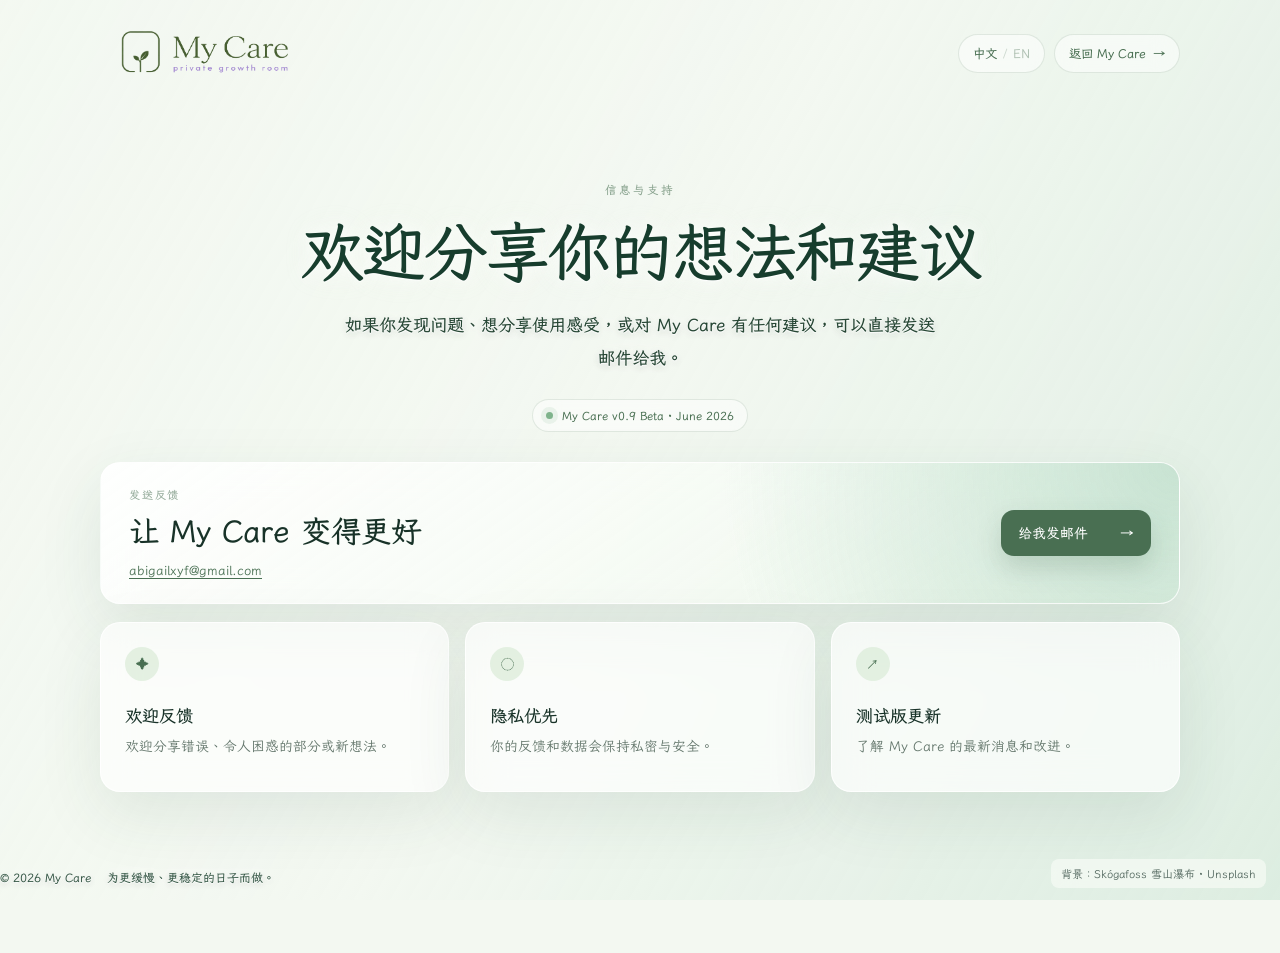
<file: about.html>
<!doctype html>
<html lang="zh-CN">
  <head>
    <meta charset="utf-8" />
    <meta name="viewport" content="width=device-width, initial-scale=1" />
    <meta name="description" content="Information and support for My Care." />
    <meta property="og:image" content="assets/images/my-care-logo.png?v=20260609-2" />
    <title>Information & Support · My Care</title>
    <link rel="icon" type="image/png" href="assets/images/my-care-logo.png?v=20260609-2" />
    <link rel="stylesheet" href="about.css?v=20260609-9" />
  </head>
  <body>
    <div class="background-credit" id="backgroundCredit" aria-label="背景图片来源"></div>
    <header class="about-nav">
      <a class="about-brand" href="index.html" aria-label="Back to My Care">
        <img class="about-brand-logo" src="assets/images/my-care-logo.png?v=20260609-2" alt="My Care · private growth room" />
      </a>
      <div class="nav-actions">
        <button class="language-toggle" id="aboutLanguageToggle" type="button" aria-label="Switch language">
          <span data-lang-label="zh">中文</span><i aria-hidden="true">/</i><span data-lang-label="en">EN</span>
        </button>
        <a class="back-link" href="index.html"><span data-i18n="back">返回 My Care</span> <span aria-hidden="true">→</span></a>
      </div>
    </header>

    <main class="about-main">
      <section class="support-hero">
        <div class="hero-copy">
          <p class="eyebrow" data-i18n="eyebrow">Information & Support</p>
          <h1 data-i18n="title">欢迎分享你的想法和建议</h1>
          <p class="hero-subtitle" data-i18n="subtitle">如果你发现问题、想分享使用感受，或对 My Care 有任何建议，可以直接发送邮件给我。</p>
          <div class="version-pill"><span></span>My Care v0.9 Beta · June 2026</div>
        </div>

        <aside class="feedback-card">
          <p class="card-kicker" data-i18n="feedbackKicker">Send feedback</p>
          <h2 data-i18n="feedbackTitle">让 My Care 变得更好</h2>
          <a class="email-address" href="mailto:abigailxyf@gmail.com?subject=My%20Care%20Feedback">abigailxyf@gmail.com</a>
          <a class="email-button" href="mailto:abigailxyf@gmail.com?subject=My%20Care%20Feedback">
            <span data-i18n="emailAction">给我发邮件</span><span aria-hidden="true">→</span>
          </a>
        </aside>
      </section>

      <section class="support-grid" aria-label="Support information">
        <article class="mini-card">
          <span class="card-icon" aria-hidden="true">✦</span>
          <h2 data-i18n="welcomeTitle">欢迎反馈</h2>
          <p data-i18n="welcomeCopy">欢迎分享错误、令人困惑的部分或新想法。</p>
        </article>
        <article class="mini-card">
          <span class="card-icon" aria-hidden="true">◌</span>
          <h2 data-i18n="privacyTitle">隐私优先</h2>
          <p data-i18n="privacyCopy">你的反馈和数据会保持私密与安全。</p>
        </article>
        <article class="mini-card">
          <span class="card-icon" aria-hidden="true">↗</span>
          <h2 data-i18n="updatesTitle">测试版更新</h2>
          <p data-i18n="updatesCopy">了解 My Care 的最新消息和改进。</p>
        </article>
      </section>
    </main>

    <footer class="about-footer">
      <span>© 2026 My Care</span>
      <span data-i18n="footerLine">为更缓慢、更稳定的日子而做。</span>
    </footer>

    <script src="about.js?v=20260609-5"></script>
  </body>
</html>
</file>
<file: about.css>
@import url("https://fonts.googleapis.com/css2?family=Great+Vibes&family=LXGW+WenKai+TC&family=Noto+Sans+SC:wght@400;500;600;700&family=Noto+Serif+SC:wght@400;500;600;700&display=swap");

:root {
  --ink: #183228;
  --muted: #62756a;
  --moss: #496f52;
  --leaf: #7fb38c;
  --paper: #f3f8f1;
  --line: rgba(73, 111, 82, 0.14);
  --font-body: "LXGW WenKai TC", "Noto Serif SC", "Noto Sans SC", sans-serif;
  --font-display: "Noto Serif SC", "LXGW WenKai TC", serif;
  --font-script: "Great Vibes", cursive;
}

* {
  box-sizing: border-box;
}

body {
  position: relative;
  isolation: isolate;
  min-height: 100vh;
  margin: 0;
  color: var(--ink);
  font-family: var(--font-body);
  background: var(--paper);
  background-attachment: fixed;
}

body::before {
  content: "";
  position: fixed;
  inset: 0;
  z-index: -1;
  pointer-events: none;
  background:
    linear-gradient(120deg, rgba(243, 248, 241, 0.78), rgba(243, 248, 241, 0.58) 48%, rgba(185, 219, 200, 0.38)),
    var(--active-bg, none);
  background-position: center;
  background-size: cover;
}

.background-credit {
  position: fixed;
  right: 14px;
  bottom: 12px;
  z-index: 5;
  max-width: min(360px, calc(100vw - 28px));
  padding: 7px 10px;
  border-radius: 8px;
  background: rgba(247, 251, 245, 0.7);
  color: rgba(24, 50, 40, 0.74);
  font-size: 0.7rem;
  backdrop-filter: blur(12px);
}

a {
  color: inherit;
}

.about-nav,
.about-main,
.about-footer {
  width: min(1080px, calc(100% - 40px));
  margin-inline: auto;
}

.about-nav {
  display: flex;
  align-items: center;
  justify-content: space-between;
  gap: 20px;
  padding: 24px 0;
}

.about-brand {
  display: flex;
  align-items: center;
  width: 230px;
  height: 58px;
  overflow: hidden;
  text-decoration: none;
}

.about-brand-logo {
  display: block;
  width: 230px;
  max-width: none;
  height: auto;
}

.nav-actions {
  display: flex;
  align-items: center;
  gap: 9px;
}

.language-toggle,
.back-link {
  min-height: 39px;
  padding: 0 14px;
  border: 1px solid var(--line);
  border-radius: 999px;
  background: rgba(255, 255, 255, 0.5);
  color: var(--moss);
  font: 700 0.78rem var(--font-body);
  text-decoration: none;
  backdrop-filter: blur(12px);
  transition: transform 180ms ease, background 180ms ease;
}

.language-toggle {
  display: inline-flex;
  align-items: center;
  gap: 6px;
  cursor: pointer;
}

.language-toggle span {
  opacity: 0.4;
}

.language-toggle span.active {
  opacity: 1;
}

.language-toggle i {
  opacity: 0.24;
  font-style: normal;
}

.back-link {
  display: inline-flex;
  align-items: center;
  gap: 7px;
}

.language-toggle:hover,
.back-link:hover {
  background: rgba(255, 255, 255, 0.84);
  transform: translateY(-1px);
}

.about-main {
  padding: clamp(48px, 7vw, 76px) 0 54px;
}

.support-hero {
  display: grid;
  gap: 30px;
}

.hero-copy {
  max-width: 760px;
  margin-inline: auto;
  text-align: center;
}

.eyebrow {
  margin: 0 0 18px;
  color: rgba(73, 111, 82, 0.62);
  font-size: 0.72rem;
  font-weight: 700;
  letter-spacing: 0.18em;
  text-transform: uppercase;
}

.hero-copy h1 {
  margin: 0;
  color: #173d2d;
  font-family: var(--font-display);
  font-size: clamp(2.45rem, 5vw, 4.7rem);
  font-weight: 600;
  letter-spacing: -0.035em;
  line-height: 1.13;
  text-shadow:
    0 1px 1px rgba(255, 255, 255, 0.98),
    0 0 13px rgba(255, 255, 255, 0.84),
    0 0 30px rgba(244, 250, 242, 0.72);
}

.hero-subtitle {
  max-width: 600px;
  margin: 22px auto 0;
  color: #274735;
  font-size: clamp(0.98rem, 1.8vw, 1.08rem);
  font-weight: 600;
  line-height: 1.9;
  text-shadow:
    0 1px 1px rgba(255, 255, 255, 1),
    0 0 7px rgba(255, 255, 255, 1),
    0 0 18px rgba(247, 251, 245, 0.98),
    0 2px 8px rgba(24, 50, 40, 0.28);
}

.version-pill {
  display: inline-flex;
  align-items: center;
  gap: 9px;
  margin-top: 24px;
  padding: 8px 13px;
  border: 1px solid var(--line);
  border-radius: 999px;
  background: rgba(255, 255, 255, 0.48);
  color: var(--moss);
  font-size: 0.72rem;
  font-weight: 700;
  backdrop-filter: blur(12px);
}

.version-pill span {
  width: 7px;
  height: 7px;
  border-radius: 50%;
  background: var(--leaf);
  box-shadow: 0 0 0 5px rgba(127, 179, 140, 0.13);
}

.feedback-card,
.mini-card {
  position: relative;
  overflow: hidden;
  border: 1px solid rgba(255, 255, 255, 0.82);
  background: rgba(255, 255, 255, 0.65);
  box-shadow: 0 22px 64px rgba(38, 75, 54, 0.1);
  backdrop-filter: blur(18px);
}

.feedback-card {
  display: grid;
  grid-template-columns: minmax(0, 1fr) auto;
  align-items: center;
  gap: 18px 32px;
  min-height: 0;
  padding: 24px 28px;
  border-radius: 20px;
  background:
    radial-gradient(circle at 100% 0%, rgba(185, 219, 200, 0.72), transparent 42%),
    linear-gradient(145deg, rgba(255, 255, 255, 0.9), rgba(238, 248, 235, 0.68));
}

.card-kicker {
  grid-column: 1;
  margin: 0 0 -8px;
  color: rgba(73, 111, 82, 0.58);
  font-size: 0.7rem;
  font-weight: 700;
  letter-spacing: 0.16em;
  text-transform: uppercase;
}

.feedback-card h2 {
  grid-column: 1;
  max-width: none;
  margin: 0;
  font-family: var(--font-display);
  font-size: clamp(1.35rem, 2.5vw, 1.9rem);
  font-weight: 600;
  line-height: 1.3;
}

.email-address {
  grid-column: 1;
  width: fit-content;
  margin-top: -8px;
  color: var(--moss);
  font-size: 0.82rem;
  text-underline-offset: 3px;
}

.email-button {
  grid-column: 2;
  grid-row: 1 / 4;
  display: flex;
  align-items: center;
  justify-content: space-between;
  gap: 20px;
  min-width: 150px;
  margin-top: 0;
  padding: 14px 17px;
  border-radius: 13px;
  background: #496f52;
  color: #fff;
  font-size: 0.86rem;
  font-weight: 700;
  text-decoration: none;
  box-shadow: 0 12px 26px rgba(38, 75, 54, 0.18);
  transform: translateY(0);
  transition: transform 120ms ease, background 180ms ease, box-shadow 120ms ease;
}

.email-button:hover {
  background: #365f49;
  transform: translateY(-2px);
}

.email-button:active {
  background: #2d513e;
  box-shadow:
    inset 0 3px 8px rgba(18, 42, 30, 0.32),
    0 4px 10px rgba(38, 75, 54, 0.14);
  transform: translateY(2px) scale(0.985);
}

.email-button:focus-visible {
  outline: 3px solid rgba(255, 255, 255, 0.9);
  outline-offset: 3px;
}

.support-grid {
  display: grid;
  grid-template-columns: repeat(3, minmax(0, 1fr));
  gap: 16px;
  margin-top: 18px;
}

.mini-card {
  min-height: 170px;
  padding: 24px;
  border-radius: 20px;
  transition: transform 180ms ease, box-shadow 180ms ease;
}

.mini-card:hover {
  box-shadow: 0 26px 68px rgba(38, 75, 54, 0.13);
  transform: translateY(-3px);
}

.card-icon {
  display: grid;
  width: 34px;
  height: 34px;
  place-items: center;
  border-radius: 50%;
  background: rgba(217, 234, 214, 0.68);
  color: var(--moss);
  font-size: 0.82rem;
}

.mini-card h2 {
  margin: 23px 0 8px;
  font-family: var(--font-display);
  font-size: 1.08rem;
  font-weight: 600;
}

.mini-card p {
  margin: 0;
  color: var(--muted);
  font-size: 0.86rem;
  line-height: 1.7;
}

.about-footer {
  display: inline-flex;
  flex-wrap: wrap;
  gap: 16px;
  margin-bottom: 32px;
  padding: 24px 0 36px;
  color: #365846;
  font-size: 0.74rem;
  font-weight: 700;
  text-shadow:
    0 1px 1px rgba(255, 255, 255, 1),
    0 0 7px rgba(255, 255, 255, 1),
    0 0 16px rgba(247, 251, 245, 0.98),
    0 2px 7px rgba(24, 50, 40, 0.28);
}

@media (max-width: 820px) {
  .feedback-card {
    grid-template-columns: 1fr;
    padding: 24px;
  }

  .email-button {
    grid-column: 1;
    grid-row: auto;
    margin-top: 8px;
  }
}

@media (max-width: 680px) {
  .about-nav,
  .about-main,
  .about-footer {
    width: min(100% - 28px, 1080px);
  }

  .about-nav {
    align-items: flex-start;
  }

  .back-link span:first-child {
    display: none;
  }

  .about-main {
    padding-top: 32px;
  }

  .support-grid {
    grid-template-columns: 1fr;
  }

  .mini-card {
    min-height: 0;
  }

}
</file>
